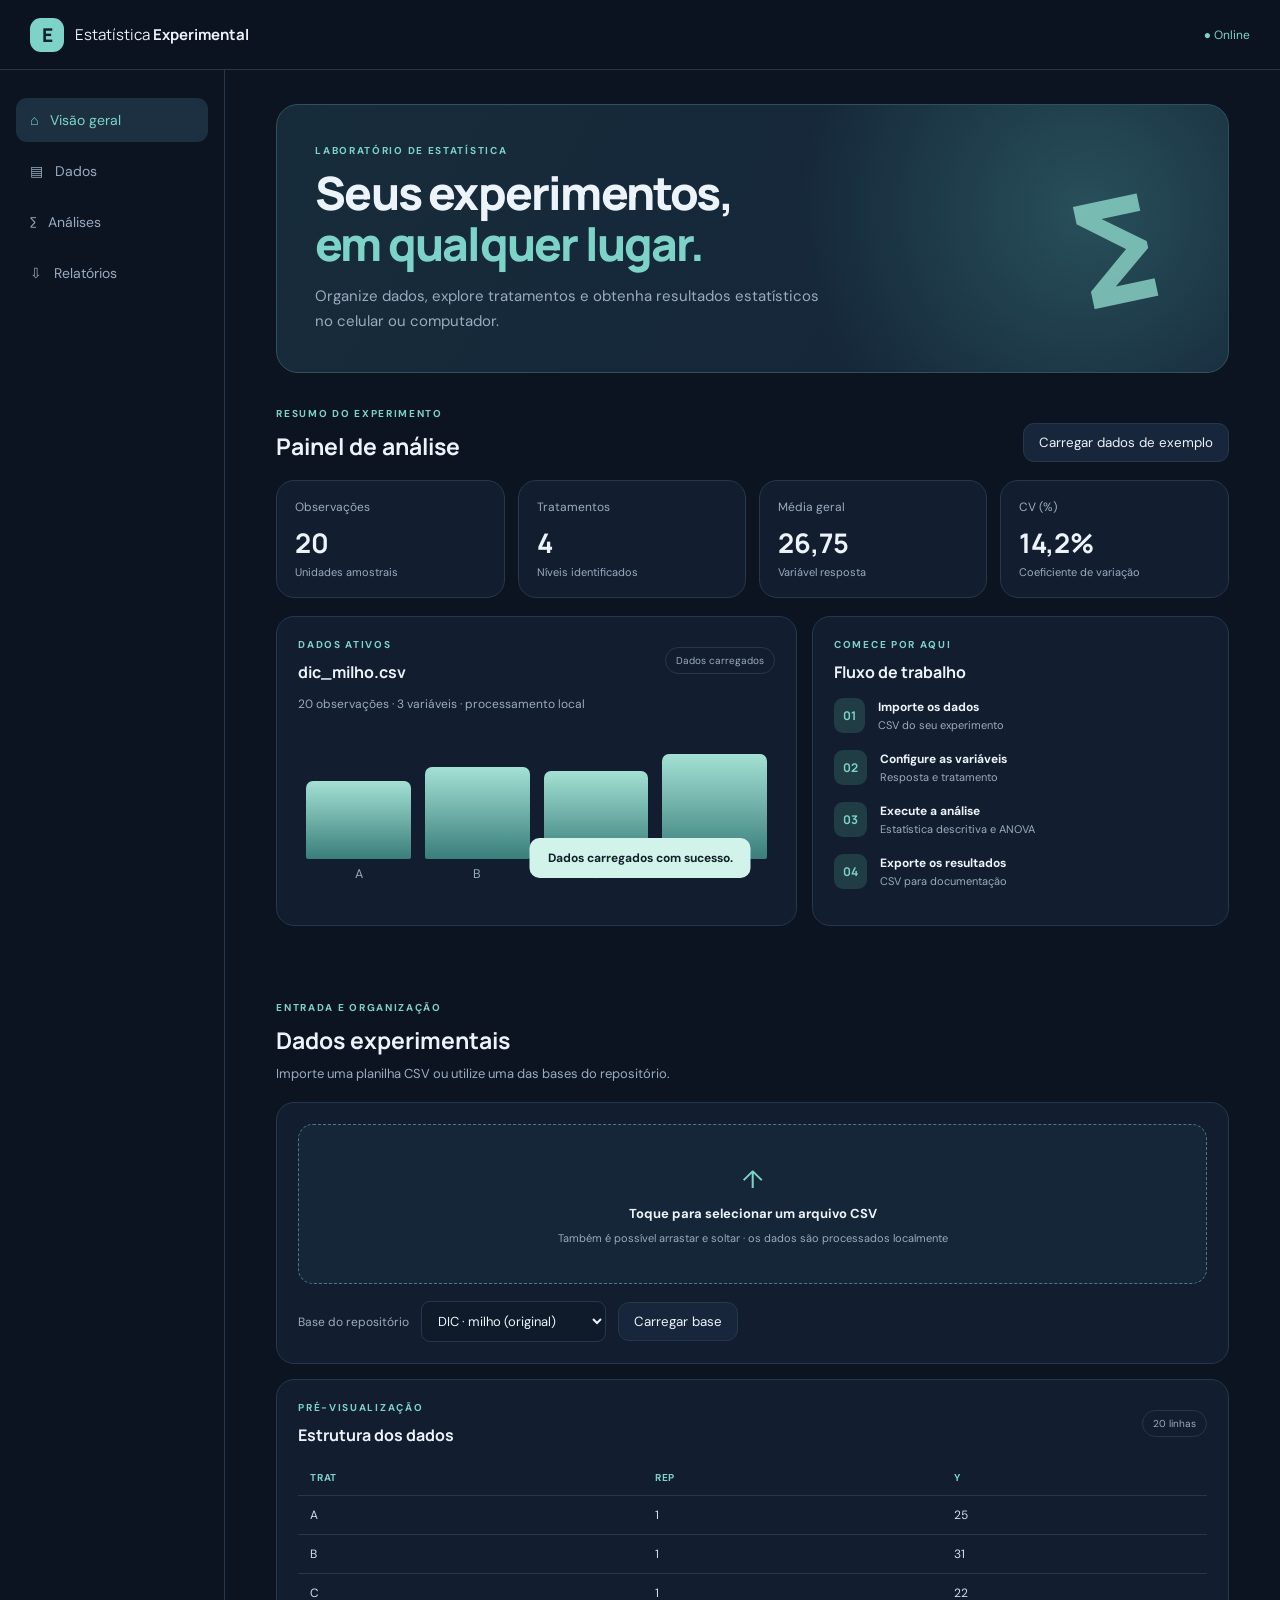
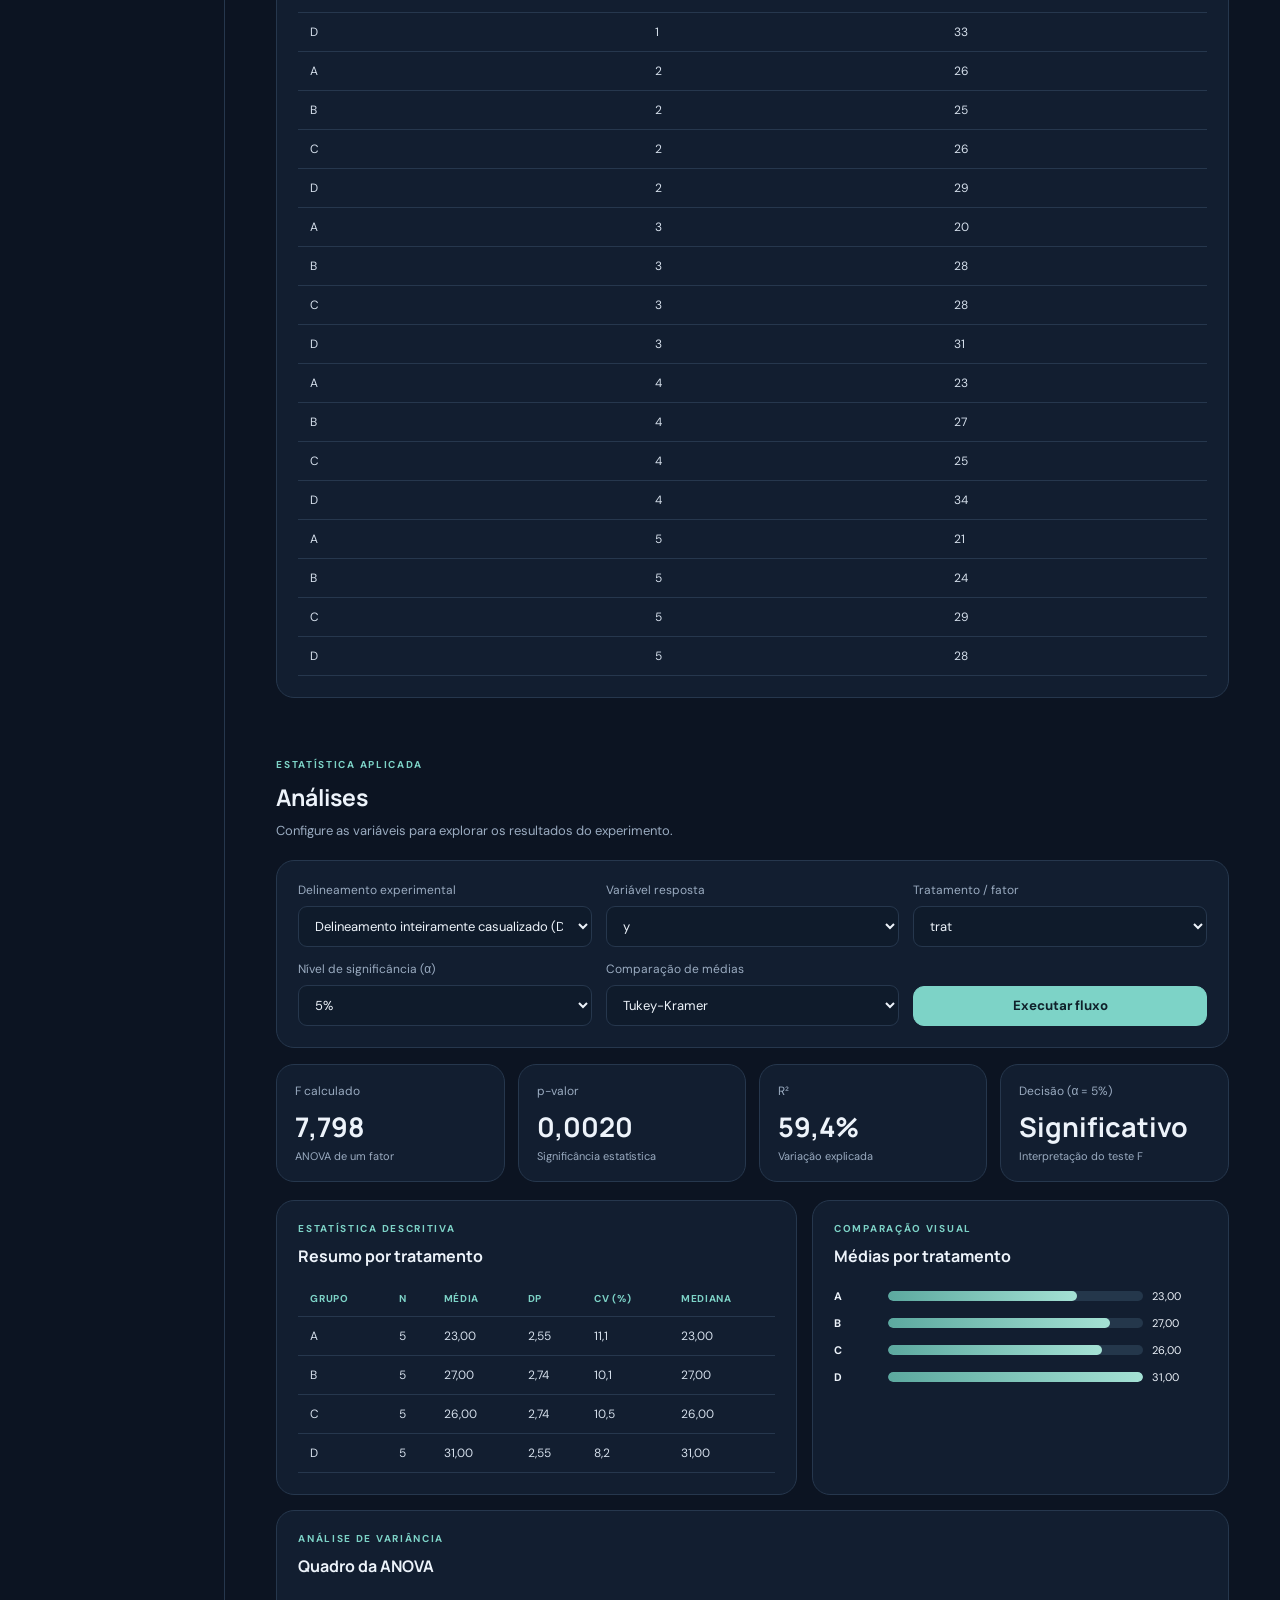
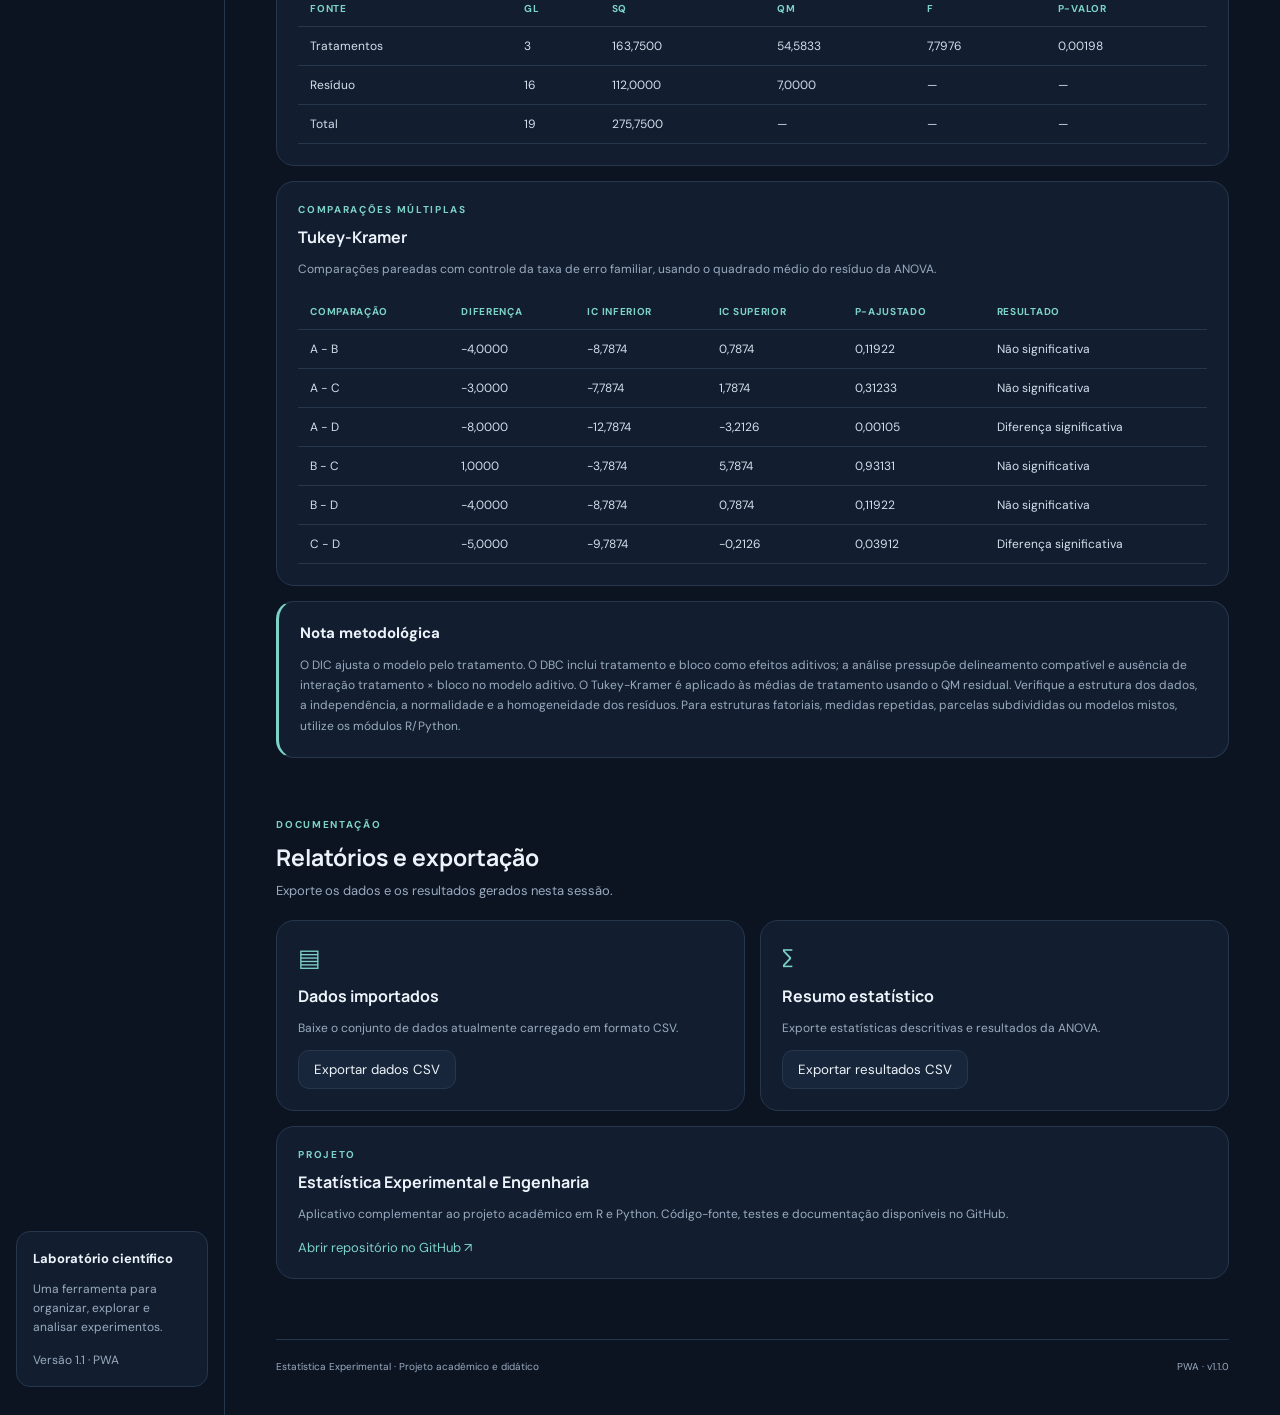
<file: docs/app/index.html>
<!doctype html>
<html lang="pt-BR">
<head>
<meta charset="utf-8"><meta name="viewport" content="width=device-width,initial-scale=1,viewport-fit=cover">
<meta name="theme-color" content="#101827"><meta name="description" content="Aplicativo de Estatística Experimental: dados, delineamentos, análises e relatórios.">
<link rel="manifest" href="manifest.webmanifest"><link rel="icon" href="icons/icon.svg" type="image/svg+xml"><link rel="apple-touch-icon" href="icons/icon.svg"><link rel="stylesheet" href="styles.css">
<title>Estatística Experimental</title>
</head>
<body>
<header class="topbar"><a class="brand" href="#inicio"><span class="brand-mark">E</span><span>Estatística <b>Experimental</b></span></a><div class="top-actions"><span id="connection" class="status">● Online</span><button id="installBtn" class="icon-btn" hidden aria-label="Instalar aplicativo">＋ Instalar</button></div></header>
<div class="app-shell">
<aside class="sidebar"><nav aria-label="Navegação principal"><a class="nav-link active" href="#inicio">⌂ <span>Visão geral</span></a><a class="nav-link" href="#dados">▤ <span>Dados</span></a><a class="nav-link" href="#analise">∑ <span>Análises</span></a><a class="nav-link" href="#relatorios">⇩ <span>Relatórios</span></a></nav><div class="sidebar-note"><b>Laboratório científico</b><p>Uma ferramenta para organizar, explorar e analisar experimentos.</p><small>Versão 1.1 · PWA</small></div></aside>
<main id="main">
<section id="inicio" class="page-section"><div class="welcome"><div><p class="eyebrow">LABORATÓRIO DE ESTATÍSTICA</p><h1>Seus experimentos,<br><em>em qualquer lugar.</em></h1><p class="muted">Organize dados, explore tratamentos e obtenha resultados estatísticos no celular ou computador.</p></div><div class="welcome-art" aria-hidden="true">∑</div></div>
<div class="section-heading"><div><p class="eyebrow">RESUMO DO EXPERIMENTO</p><h2>Painel de análise</h2></div><button class="button secondary" id="loadExample">Carregar dados de exemplo</button></div>
<div class="metric-grid"><article class="metric"><span>Observações</span><strong id="mN">—</strong><small>Unidades amostrais</small></article><article class="metric"><span>Tratamentos</span><strong id="mGroups">—</strong><small>Níveis identificados</small></article><article class="metric"><span>Média geral</span><strong id="mMean">—</strong><small>Variável resposta</small></article><article class="metric"><span>CV (%)</span><strong id="mCv">—</strong><small>Coeficiente de variação</small></article></div>
<div class="content-grid"><article class="panel"><div class="panel-head"><div><p class="eyebrow">DADOS ATIVOS</p><h3 id="datasetTitle">Nenhum conjunto carregado</h3></div><span class="pill" id="datasetTag">Aguardando dados</span></div><p class="muted" id="datasetDescription">Carregue um CSV para começar. Os dados permanecem no seu dispositivo.</p><div class="mini-chart" id="overviewChart"><div class="empty-state">Seu gráfico por tratamento aparecerá aqui.</div></div></article><article class="panel quick-panel"><p class="eyebrow">COMECE POR AQUI</p><h3>Fluxo de trabalho</h3><ol class="steps"><li><span>01</span><div><b>Importe os dados</b><small>CSV do seu experimento</small></div></li><li><span>02</span><div><b>Configure as variáveis</b><small>Resposta e tratamento</small></div></li><li><span>03</span><div><b>Execute a análise</b><small>Estatística descritiva e ANOVA</small></div></li><li><span>04</span><div><b>Exporte os resultados</b><small>CSV para documentação</small></div></li></ol></article></div>
</section>
<section id="dados" class="page-section"><div class="section-heading"><div><p class="eyebrow">ENTRADA E ORGANIZAÇÃO</p><h2>Dados experimentais</h2><p class="muted">Importe uma planilha CSV ou utilize uma das bases do repositório.</p></div></div>
<div class="panel import-panel"><label class="dropzone" for="fileInput"><span class="upload-icon">↑</span><b>Toque para selecionar um arquivo CSV</b><small>Também é possível arrastar e soltar · os dados são processados localmente</small><input id="fileInput" type="file" accept=".csv,text/csv"></label><div class="source-row"><label for="sourceSelect">Base do repositório</label><select id="sourceSelect"><option value="./data/dic_milho.csv">DIC · milho (original)</option><option value="./data/dados.csv">Dados de aula (original)</option></select><button id="loadSource" class="button secondary">Carregar base</button></div></div>
<div class="panel"><div class="panel-head"><div><p class="eyebrow">PRÉ-VISUALIZAÇÃO</p><h3>Estrutura dos dados</h3></div><span class="pill" id="rowCount">0 linhas</span></div><div class="table-wrap"><table id="dataTable"><thead><tr><th>Importe um arquivo para visualizar</th></tr></thead><tbody></tbody></table></div></div></section>
<section id="analise" class="page-section"><div class="section-heading"><div><p class="eyebrow">ESTATÍSTICA APLICADA</p><h2>Análises</h2><p class="muted">Configure as variáveis para explorar os resultados do experimento.</p></div></div>
<div class="panel config-panel workflow-config">
<div class="field"><label for="designSelect">Delineamento experimental</label><select id="designSelect"><option value="DIC">Delineamento inteiramente casualizado (DIC)</option><option value="DBC">Delineamento em blocos casualizados (DBC)</option></select></div>
<div class="field"><label for="responseSelect">Variável resposta</label><select id="responseSelect" disabled></select></div>
<div class="field"><label for="groupSelect">Tratamento / fator</label><select id="groupSelect" disabled></select></div>
<div class="field" id="blockField" hidden><label for="blockSelect">Bloco</label><select id="blockSelect" disabled></select></div>
<div class="field"><label for="alphaSelect">Nível de significância (α)</label><select id="alphaSelect"><option value="0.05">5%</option><option value="0.01">1%</option><option value="0.10">10%</option></select></div>
<div class="field"><label for="comparisonSelect">Comparação de médias</label><select id="comparisonSelect"><option value="tukey">Tukey-Kramer</option><option value="none">Não realizar</option></select></div>
<button id="runAnalysis" class="button primary" disabled>Executar fluxo</button></div>
<div class="metric-grid analysis-metrics"><article class="metric"><span>F calculado</span><strong id="aF">—</strong><small>ANOVA de um fator</small></article><article class="metric"><span>p-valor</span><strong id="aP">—</strong><small>Significância estatística</small></article><article class="metric"><span>R²</span><strong id="aR2">—</strong><small>Variação explicada</small></article><article class="metric"><span>Decisão (α = 5%)</span><strong id="aDecision">—</strong><small>Interpretação do teste F</small></article></div>
<div class="content-grid"><article class="panel"><p class="eyebrow">ESTATÍSTICA DESCRITIVA</p><h3>Resumo por tratamento</h3><div class="table-wrap"><table id="summaryTable"><thead><tr><th>Grupo</th><th>n</th><th>Média</th><th>DP</th><th>CV (%)</th><th>Mediana</th></tr></thead><tbody><tr><td colspan="6">Aguardando dados.</td></tr></tbody></table></div></article><article class="panel"><p class="eyebrow">COMPARAÇÃO VISUAL</p><h3>Médias por tratamento</h3><div id="analysisChart" class="bar-chart"><div class="empty-state">Execute a análise para gerar o gráfico.</div></div></article></div>
<div class="panel"><p class="eyebrow">ANÁLISE DE VARIÂNCIA</p><h3>Quadro da ANOVA</h3><div class="table-wrap"><table id="anovaTable"><thead><tr><th>Fonte de variação</th><th>GL</th><th>SQ</th><th>QM</th><th>F</th><th>p-valor</th></tr></thead><tbody><tr><td colspan="6">Aguardando análise.</td></tr></tbody></table></div></div>
<div class="panel"><p class="eyebrow">COMPARAÇÕES MÚLTIPLAS</p><h3>Tukey-Kramer</h3><p class="muted">Comparações pareadas com controle da taxa de erro familiar, usando o quadrado médio do resíduo da ANOVA.</p><div class="table-wrap"><table id="tukeyTable"><thead><tr><th>Comparação</th><th>Diferença</th><th>IC inferior</th><th>IC superior</th><th>p-ajustado</th><th>Resultado</th></tr></thead><tbody><tr><td colspan="6">Aguardando análise.</td></tr></tbody></table></div></div>
<div class="panel note-panel"><b>Nota metodológica</b><p>O DIC ajusta o modelo pelo tratamento. O DBC inclui tratamento e bloco como efeitos aditivos; a análise pressupõe delineamento compatível e ausência de interação tratamento × bloco no modelo aditivo. O Tukey-Kramer é aplicado às médias de tratamento usando o QM residual. Verifique a estrutura dos dados, a independência, a normalidade e a homogeneidade dos resíduos. Para estruturas fatoriais, medidas repetidas, parcelas subdivididas ou modelos mistos, utilize os módulos R/Python.</p></div></section>
<section id="relatorios" class="page-section"><div class="section-heading"><div><p class="eyebrow">DOCUMENTAÇÃO</p><h2>Relatórios e exportação</h2><p class="muted">Exporte os dados e os resultados gerados nesta sessão.</p></div></div><div class="report-grid"><article class="panel"><span class="report-icon">▤</span><h3>Dados importados</h3><p class="muted">Baixe o conjunto de dados atualmente carregado em formato CSV.</p><button id="exportData" class="button secondary" disabled>Exportar dados CSV</button></article><article class="panel"><span class="report-icon">∑</span><h3>Resumo estatístico</h3><p class="muted">Exporte estatísticas descritivas e resultados da ANOVA.</p><button id="exportSummary" class="button secondary" disabled>Exportar resultados CSV</button></article></div><div class="panel"><p class="eyebrow">PROJETO</p><h3>Estatística Experimental e Engenharia</h3><p class="muted">Aplicativo complementar ao projeto acadêmico em R e Python. Código-fonte, testes e documentação disponíveis no GitHub.</p><a class="text-link" href="https://github.com/iamdatagabs/EstatisticaExperimentalUEPG" target="_blank" rel="noreferrer">Abrir repositório no GitHub ↗</a></div></section>
<footer><span>Estatística Experimental · Projeto acadêmico e didático</span><span id="appVersion">PWA · v1.1.0</span></footer>
</main></div>
<div id="toast" role="status" aria-live="polite"></div>
<script src="app.js"></script>
</body></html>
</file>
<file: docs/app/styles.css>
@import url('https://fonts.googleapis.com/css2?family=DM+Sans:wght@400;500;600;700&family=Manrope:wght@400;500;600;700;800&display=swap');
:root{color-scheme:dark;--bg:#0c1422;--surface:#121e30;--surface2:#17263a;--line:#26374d;--text:#edf3fa;--muted:#9aabc0;--accent:#7dd3c7;--accent2:#b5e6db;--blue:#8cb8ff;--radius:18px;font-family:'DM Sans',sans-serif}*{box-sizing:border-box}html{scroll-behavior:smooth;scroll-padding-top:90px}body{margin:0;background:var(--bg);color:var(--text);font-size:15px}.topbar{height:70px;position:sticky;top:0;z-index:10;display:flex;align-items:center;justify-content:space-between;padding:0 30px;background:#0c1422ed;border-bottom:1px solid var(--line);backdrop-filter:blur(16px)}.brand{display:flex;align-items:center;gap:11px;color:var(--text);text-decoration:none;font-family:Manrope,sans-serif;font-size:15px}.brand-mark{display:grid;place-items:center;width:34px;height:34px;border-radius:11px;background:var(--accent);color:#10212b;font-weight:800;font-size:19px}.top-actions{display:flex;align-items:center;gap:14px}.status{font-size:12px;color:var(--accent)}.icon-btn,.button{border:1px solid var(--line);border-radius:11px;padding:10px 15px;font:600 13px inherit;cursor:pointer;color:var(--text);background:var(--surface2)}.app-shell{max-width:1440px;margin:auto;display:grid;grid-template-columns:225px minmax(0,1fr);min-height:calc(100vh - 70px)}.sidebar{border-right:1px solid var(--line);padding:28px 16px;display:flex;flex-direction:column;justify-content:space-between}.sidebar nav{display:grid;gap:7px}.nav-link{padding:13px 14px;color:var(--muted);text-decoration:none;border-radius:11px;display:flex;gap:12px;align-items:center;font-size:14px}.nav-link.active,.nav-link:hover{background:#1c3042;color:var(--accent)}.sidebar-note{padding:16px;border:1px solid var(--line);border-radius:14px;background:var(--surface)}.sidebar-note p,.sidebar-note small{color:var(--muted);font-size:12px;line-height:1.6}.sidebar-note b{font-size:13px}main{padding:34px clamp(18px,4vw,54px) 22px;min-width:0}.page-section{margin-bottom:60px}.welcome{padding:34px 38px;border:1px solid #31505b;border-radius:22px;background:radial-gradient(circle at 85% 40%,#28505a 0,transparent 35%),linear-gradient(120deg,#172c3b,#142438);display:flex;justify-content:space-between;align-items:center;overflow:hidden;min-height:230px}.eyebrow{font-size:10px;letter-spacing:1.7px;font-weight:700;color:var(--accent);margin:0 0 10px}.welcome h1{font:800 clamp(30px,4vw,46px)/1.12 Manrope,sans-serif;margin:0 0 14px;letter-spacing:-1.8px}.welcome h1 em{font-style:normal;color:var(--accent)}.muted{color:var(--muted);line-height:1.65}.welcome .muted{max-width:520px;margin:0}.welcome-art{font:800 145px Manrope;color:#8dd7ca;opacity:.8;transform:rotate(-12deg);padding:0 35px}.section-heading{display:flex;align-items:end;justify-content:space-between;gap:15px;margin:34px 0 18px}.section-heading h2{font:700 23px Manrope;margin:0}.section-heading p.muted{margin:7px 0 0;font-size:13px}.metric-grid{display:grid;grid-template-columns:repeat(4,minmax(0,1fr));gap:13px;margin-bottom:18px}.metric,.panel{border:1px solid var(--line);border-radius:var(--radius);background:var(--surface)}.metric{padding:18px}.metric span,.metric small{display:block;color:var(--muted);font-size:12px}.metric strong{display:block;font:700 27px Manrope;margin:9px 0 4px;overflow-wrap:anywhere}.metric small{font-size:11px}.content-grid{display:grid;grid-template-columns:1.25fr 1fr;gap:15px}.panel{padding:21px;margin-bottom:15px;min-width:0}.panel h3{font:700 16px Manrope;margin:0 0 12px}.panel-head{display:flex;justify-content:space-between;align-items:center;gap:12px}.panel-head h3{margin:0}.pill{white-space:nowrap;border:1px solid var(--line);border-radius:30px;padding:6px 10px;font-size:10px;color:var(--muted)}.panel .muted{font-size:12px}.mini-chart{min-height:155px;display:flex;align-items:end;gap:14px;padding:18px 8px 0}.empty-state{width:100%;align-self:center;text-align:center;color:var(--muted);font-size:12px;padding:35px 10px}.steps{padding:0;list-style:none;display:grid;gap:17px}.steps li{display:flex;align-items:center;gap:13px}.steps li>span{font:700 12px Manrope;color:var(--accent);background:#203c45;padding:9px;border-radius:9px}.steps b,.steps small{display:block}.steps b{font-size:12px}.steps small{font-size:11px;color:var(--muted);margin-top:3px}.button{font-family:'DM Sans',sans-serif;transition:.2s}.button:hover,.icon-btn:hover{border-color:var(--accent);transform:translateY(-1px)}.button.primary{background:var(--accent);color:#10212b;border-color:var(--accent);font-weight:700}.button.secondary{background:var(--surface2)}.button:disabled{opacity:.4;cursor:not-allowed;transform:none}.dropzone{border:1px dashed #547487;border-radius:15px;min-height:160px;display:flex;flex-direction:column;align-items:center;justify-content:center;gap:9px;text-align:center;cursor:pointer;background:#142638}.dropzone b{font-size:13px}.dropzone small{color:var(--muted);font-size:11px}.upload-icon{font-size:25px;color:var(--accent)}.dropzone input{display:none}.source-row{display:flex;align-items:center;gap:12px;margin-top:17px;flex-wrap:wrap}.source-row label,.field label{font-size:12px;color:var(--muted)}select{background:#0f1b2b;color:var(--text);border:1px solid var(--line);padding:10px 12px;border-radius:9px;font:13px 'DM Sans';min-width:180px}.table-wrap{overflow:auto;margin-top:14px}table{border-collapse:collapse;width:100%;font-size:12px;white-space:nowrap}th,td{text-align:left;padding:11px 12px;border-bottom:1px solid var(--line)}th{color:var(--accent);font-size:10px;text-transform:uppercase;letter-spacing:.7px}td{color:#d5dfeb}.config-panel{display:flex;align-items:end;gap:14px;flex-wrap:wrap}.field{display:grid;gap:8px;flex:1;min-width:180px}.analysis-metrics{margin-top:16px}.bar-chart{display:grid;gap:13px;padding:10px 0}.bar-row{display:grid;grid-template-columns:45px 1fr 55px;align-items:center;gap:9px;font-size:11px}.bar-track{height:10px;border-radius:20px;background:#24374b;overflow:hidden}.bar-fill{height:100%;background:linear-gradient(90deg,#5ca99f,#a4e1d4);border-radius:20px}.note-panel{border-left:3px solid var(--accent)}.note-panel p{color:var(--muted);font-size:12px;line-height:1.7;margin-bottom:0}.report-grid{display:grid;grid-template-columns:1fr 1fr;gap:15px}.report-icon{font-size:24px;color:var(--accent);display:block;margin-bottom:12px}.text-link{color:var(--accent);font-size:13px;text-decoration:none}.text-link:hover{text-decoration:underline}footer{display:flex;justify-content:space-between;gap:12px;color:var(--muted);font-size:10px;padding:20px 0;border-top:1px solid var(--line)}#toast{position:fixed;bottom:22px;left:50%;transform:translate(-50%,20px);opacity:0;pointer-events:none;background:#d2f3e9;color:#10212b;padding:12px 18px;border-radius:10px;font-size:12px;font-weight:700;transition:.25s;z-index:20;max-width:90vw}#toast.show{opacity:1;transform:translate(-50%,0)}
@media(max-width:900px){.app-shell{grid-template-columns:1fr}.sidebar{position:fixed;z-index:9;bottom:0;left:0;right:0;padding:7px 12px calc(7px + env(safe-area-inset-bottom));border-right:0;border-top:1px solid var(--line);background:#0c1422ed;backdrop-filter:blur(14px)}.sidebar nav{display:flex;justify-content:space-around;gap:3px}.nav-link{flex:1;justify-content:center;flex-direction:column;gap:3px;padding:7px 3px;font-size:10px}.sidebar-note{display:none}main{padding:22px 18px 100px}.topbar{padding:0 17px}.welcome{padding:27px 24px}.welcome-art{font-size:90px;padding:0 5px}.section-heading{align-items:start;flex-direction:column}.metric-grid{grid-template-columns:repeat(2,minmax(0,1fr))}.content-grid{grid-template-columns:1fr}.page-section{margin-bottom:40px}}
@media(max-width:520px){.topbar{height:60px}.brand{font-size:13px}.status{font-size:10px}.welcome{min-height:190px;padding:22px 18px}.welcome h1{font-size:29px}.welcome-art{font-size:65px}.metric{padding:14px}.metric strong{font-size:23px}.panel{padding:16px}.report-grid{grid-template-columns:1fr}.source-row{align-items:stretch}.source-row select{flex:1;min-width:0}.source-row .button{width:100%}.config-panel{align-items:stretch}.field{flex-basis:100%}.config-panel .button{width:100%}footer{flex-direction:column}.section-heading h2{font-size:21px}}
@media(prefers-reduced-motion:reduce){*{scroll-behavior:auto!important;transition:none!important}}
.workflow-config{display:grid;grid-template-columns:repeat(3,minmax(0,1fr));align-items:end}.workflow-config [hidden]{display:none!important}.workflow-config .button{min-height:40px}.workflow-config select{width:100%;min-width:0}.workflow-config .field{min-width:0}
@media(max-width:900px){.workflow-config{grid-template-columns:repeat(2,minmax(0,1fr))}}
@media(max-width:520px){.workflow-config{grid-template-columns:1fr}}
</file>
